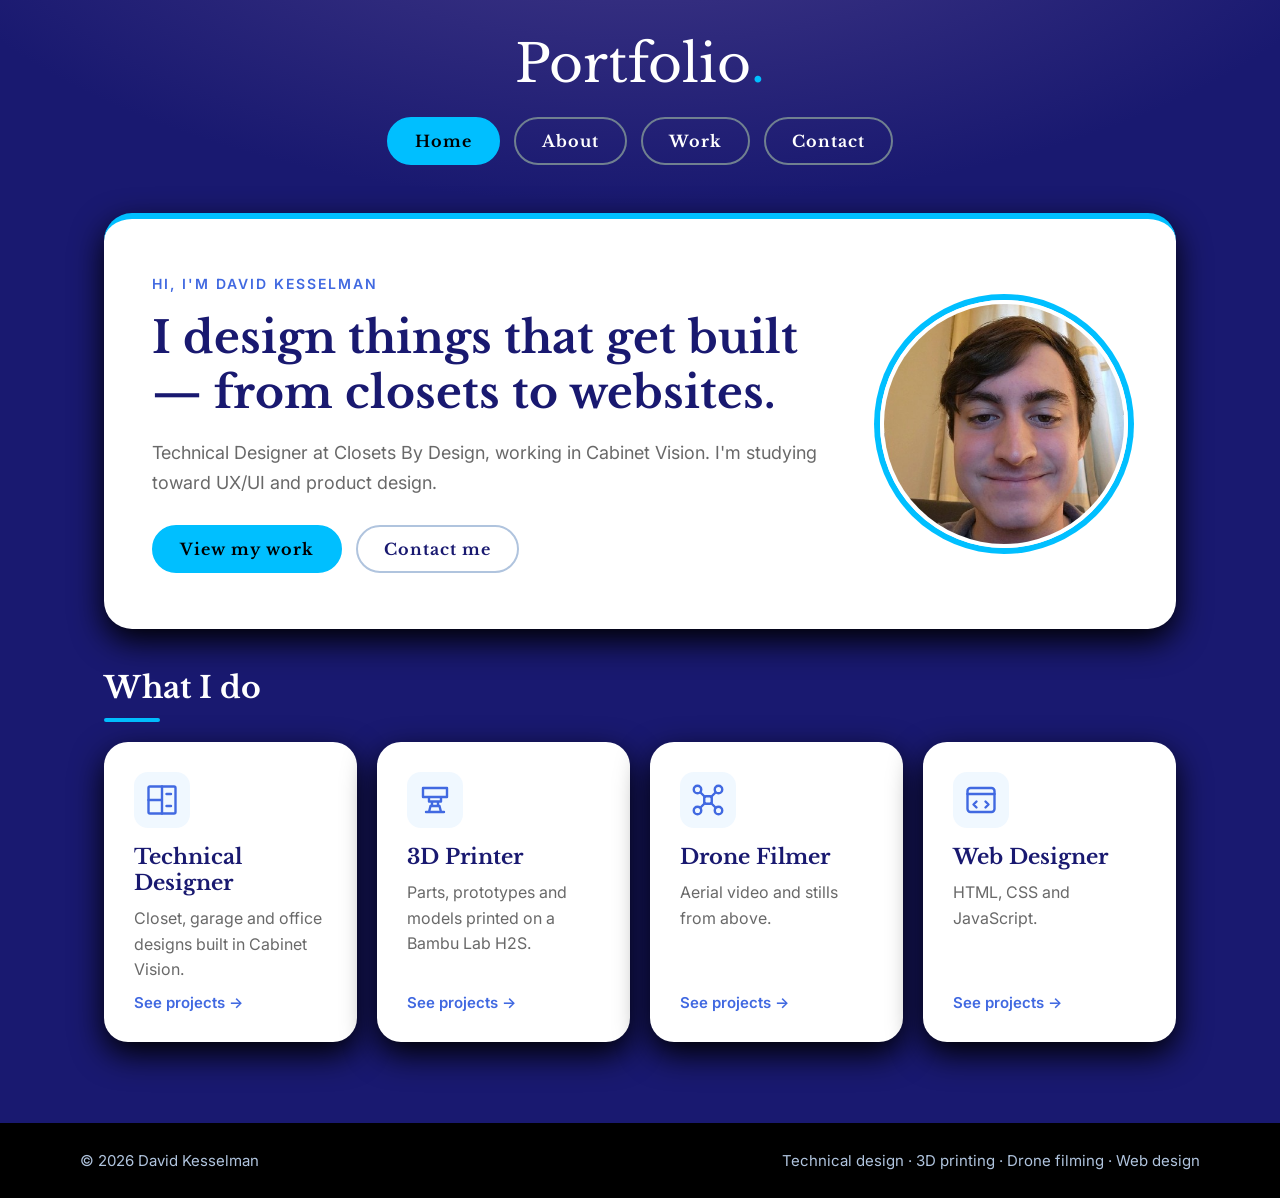
<file: Index.html>
<!doctype html>
<html lang="en">
<head>
<meta charset="utf-8">
<meta name="viewport" content="width=device-width, initial-scale=1">
<title>Home — David Kesselman Portfolio</title>
<link href="https://fonts.googleapis.com/css2?family=Libre+Baskerville:wght@400;700&family=Inter:wght@400;500;600&display=swap" rel="stylesheet">
<link href="CSS/style.css" rel="stylesheet">
</head>

<body>
<header>
	<a href="Index.html">Portfolio</a>
</header>
<nav aria-label="Main">
	<!--Home-->
	<a class="navButton active" href="Index.html" aria-current="page">Home</a>
	<!--About-->
	<a class="navButton" href="About.html">About</a>
	<!--Work-->
	<div class="btnholder">
		<a class="navButton" href="Work.html">Work</a>
		<div class="dropdown">
			<a href="Technical_Designer.html">Technical Designer</a>
			<a href="3D_Printer.html">3D Printer</a>
			<a href="Drone_Filmer.html">Drone Filmer</a>
			<a href="Web_Designer.html">Web Designer</a>
		</div>
	</div>
	<!--Contact-->
	<a class="navButton" href="Contact.html">Contact</a>
</nav>

<main>
	<!--Intro-->
	<section class="panel hero">
		<div class="hero-text">
			<p class="eyebrow">Hi, I'm David Kesselman</p>
			<h1>I design things that get built — from closets to websites.</h1>
			<p class="lead">Technical Designer at Closets By Design, working in Cabinet Vision. I'm studying toward UX/UI and product design.</p>
			<div class="btn-row">
				<a class="navButton active" href="Work.html">View my work</a>
				<a class="navButton" href="Contact.html">Contact me</a>
			</div>
		</div>
		<div class="hero-photo">
			<img class="photo-circle" src="Images/me.png" alt="David Kesselman" width="240" height="240">
		</div>
	</section>

	<!--What I do-->
	<section class="stack">
		<h2 class="section-title">What I do</h2>
		<div class="cards">
		<a class="card" href="Technical_Designer.html">
			<svg aria-hidden="true" width="36" height="36" viewBox="0 0 24 24" fill="none" stroke="currentColor" stroke-width="1.6" stroke-linecap="round" stroke-linejoin="round"><rect x="3" y="3" width="18" height="18" rx="1"></rect><path d="M12 3v18M3 12h9M15 8h3M15 16h3"></path></svg>
			<h3>Technical Designer</h3>
<p>Closet, garage and office designs built in Cabinet Vision.</p>
			<span class="more">See projects &rarr;</span>
		</a>
		<a class="card" href="3D_Printer.html">
		<svg aria-hidden="true" width="36" height="36" viewBox="0 0 24 24" fill="none" stroke="currentColor" stroke-width="1.6" stroke-linecap="round" stroke-linejoin="round"><path d="M4 4h16v6H4zM8 10v3h8v-3M10 13v3h4v-3M6 20h12M9 16l-1 4M15 16l1 4"></path></svg>
			<h3>3D Printer</h3>
			<p>Parts, prototypes and models printed on a Bambu Lab H2S.</p>
			<span class="more">See projects &rarr;</span>
		</a>
		<a class="card" href="Drone_Filmer.html">
			<svg aria-hidden="true" width="36" height="36" viewBox="0 0 24 24" fill="none" stroke="currentColor" stroke-width="1.6" stroke-linecap="round" stroke-linejoin="round"><circle cx="5" cy="5" r="2.5"></circle><circle cx="19" cy="5" r="2.5"></circle><circle cx="5" cy="19" r="2.5"></circle><circle cx="19" cy="19" r="2.5"></circle><path d="M7 7l3 3M17 7l-3 3M7 17l3-3M17 17l-3-3"></path><rect x="9.5" y="9.5" width="5" height="5" rx="1"></rect></svg>
			<h3>Drone Filmer</h3>
			<p>Aerial video and stills from above.</p>
			<span class="more">See projects &rarr;</span>
		</a>
		<a class="card" href="Web_Designer.html">
			<svg aria-hidden="true" width="36" height="36" viewBox="0 0 24 24" fill="none" stroke="currentColor" stroke-width="1.6" stroke-linecap="round" stroke-linejoin="round"><rect x="3" y="4" width="18" height="16" rx="2"></rect><path d="M3 8h18M9 13l-2 2 2 2M15 13l2 2-2 2"></path></svg>
			<h3>Web Designer</h3>
			<p>HTML, CSS and JavaScript.</p>
			<span class="more">See projects &rarr;</span>
		</a>
		</div>
	</section>
</main>

<footer>
	<div class="footer-inner">
		<span>&copy; 2026 David Kesselman</span>
		<span>Technical design · 3D printing · Drone filming · Web design</span>
	</div>
</footer>
</body>
</html>
</file>
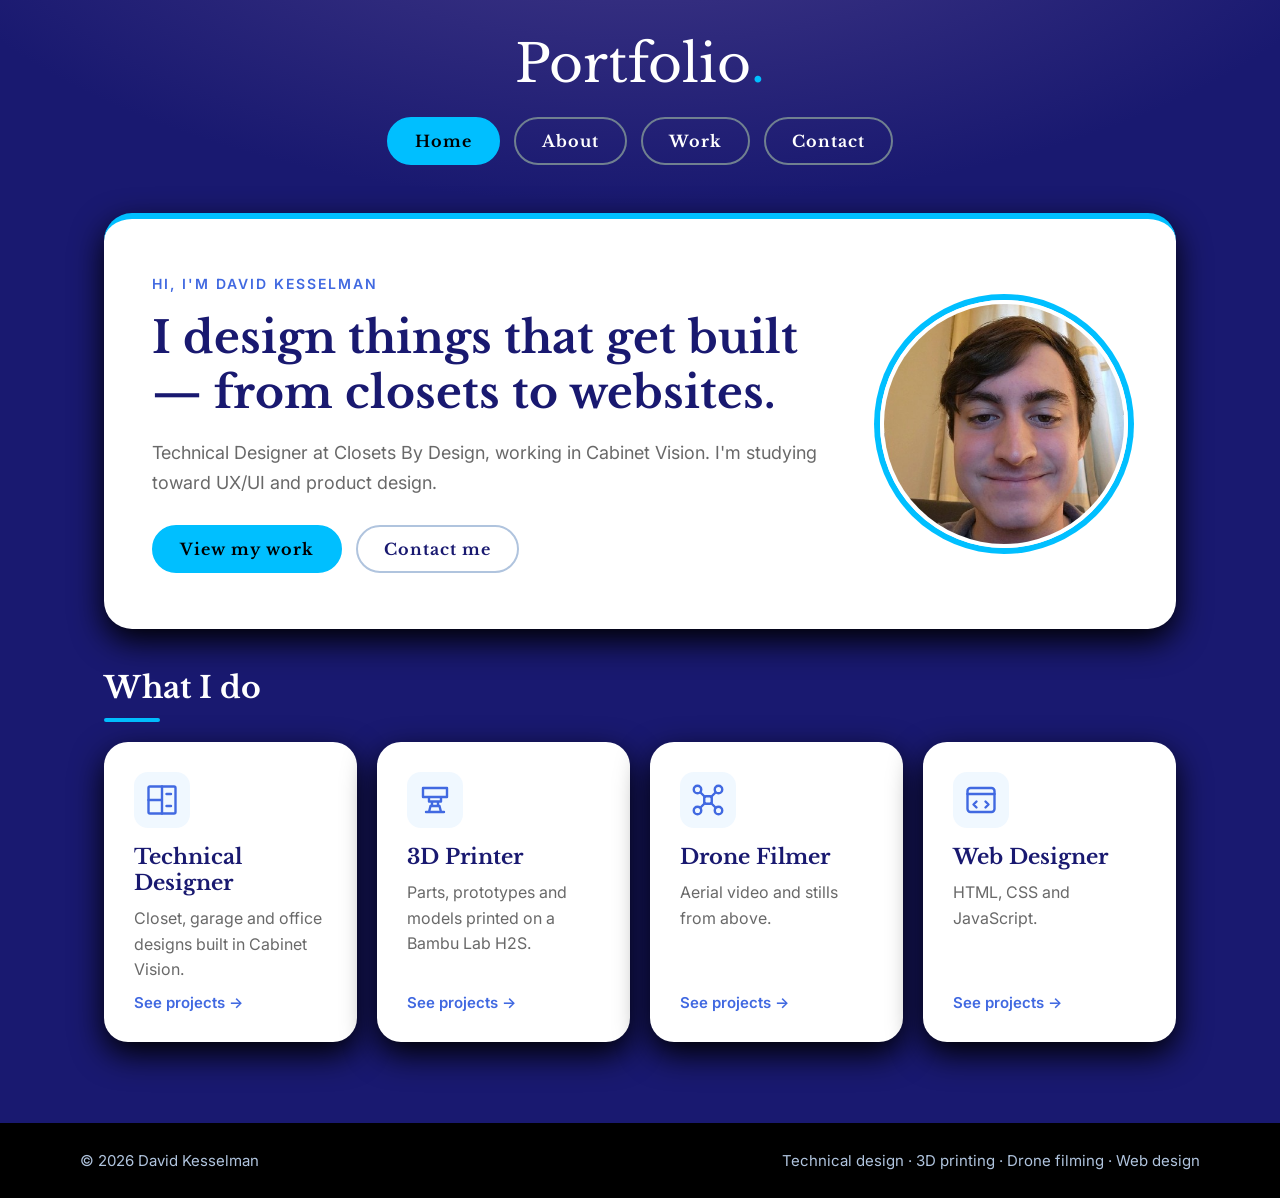
<file: index.html>
<!doctype html>
<html lang="en">
<head>
<meta charset="utf-8">
<meta name="viewport" content="width=device-width, initial-scale=1">
<title>Home — David Kesselman Portfolio</title>
<link href="https://fonts.googleapis.com/css2?family=Libre+Baskerville:wght@400;700&family=Inter:wght@400;500;600&display=swap" rel="stylesheet">
<link href="CSS/style.css" rel="stylesheet">
</head>

<body>
<header>
	<a href="index.html">Portfolio</a>
</header>
<nav aria-label="Main">
	<!--Home-->
	<a class="navButton active" href="index.html" aria-current="page">Home</a>
	<!--About-->
	<a class="navButton" href="About.html">About</a>
	<!--Work-->
	<div class="btnholder">
		<a class="navButton" href="Work.html">Work</a>
		<div class="dropdown">
			<a href="Technical_Designer.html">Technical Designer</a>
			<a href="3D_Printer.html">3D Printer</a>
			<a href="Drone_Filmer.html">Drone Filmer</a>
			<a href="Web_Designer.html">Web Designer</a>
		</div>
	</div>
	<!--Contact-->
	<a class="navButton" href="Contact.html">Contact</a>
</nav>

<main>
	<!--Intro-->
	<section class="panel hero">
		<div class="hero-text">
			<p class="eyebrow">Hi, I'm David Kesselman</p>
			<h1>I design things that get built — from closets to websites.</h1>
			<p class="lead">Technical Designer at Closets By Design, working in Cabinet Vision. I'm studying toward UX/UI and product design.</p>
			<div class="btn-row">
				<a class="navButton active" href="Work.html">View my work</a>
				<a class="navButton" href="Contact.html">Contact me</a>
			</div>
		</div>
		<div class="hero-photo">
			<img class="photo-circle" src="Images/me.png" alt="David Kesselman" width="240" height="240">
		</div>
	</section>

	<!--What I do-->
	<section class="stack">
		<h2 class="section-title">What I do</h2>
		<div class="cards">
		<a class="card" href="Technical_Designer.html">
			<svg aria-hidden="true" width="36" height="36" viewBox="0 0 24 24" fill="none" stroke="currentColor" stroke-width="1.6" stroke-linecap="round" stroke-linejoin="round"><rect x="3" y="3" width="18" height="18" rx="1"></rect><path d="M12 3v18M3 12h9M15 8h3M15 16h3"></path></svg>
			<h3>Technical Designer</h3>
<p>Closet, garage and office designs built in Cabinet Vision.</p>
			<span class="more">See projects &rarr;</span>
		</a>
		<a class="card" href="3D_Printer.html">
		<svg aria-hidden="true" width="36" height="36" viewBox="0 0 24 24" fill="none" stroke="currentColor" stroke-width="1.6" stroke-linecap="round" stroke-linejoin="round"><path d="M4 4h16v6H4zM8 10v3h8v-3M10 13v3h4v-3M6 20h12M9 16l-1 4M15 16l1 4"></path></svg>
			<h3>3D Printer</h3>
			<p>Parts, prototypes and models printed on a Bambu Lab H2S.</p>
			<span class="more">See projects &rarr;</span>
		</a>
		<a class="card" href="Drone_Filmer.html">
			<svg aria-hidden="true" width="36" height="36" viewBox="0 0 24 24" fill="none" stroke="currentColor" stroke-width="1.6" stroke-linecap="round" stroke-linejoin="round"><circle cx="5" cy="5" r="2.5"></circle><circle cx="19" cy="5" r="2.5"></circle><circle cx="5" cy="19" r="2.5"></circle><circle cx="19" cy="19" r="2.5"></circle><path d="M7 7l3 3M17 7l-3 3M7 17l3-3M17 17l-3-3"></path><rect x="9.5" y="9.5" width="5" height="5" rx="1"></rect></svg>
			<h3>Drone Filmer</h3>
			<p>Aerial video and stills from above.</p>
			<span class="more">See projects &rarr;</span>
		</a>
		<a class="card" href="Web_Designer.html">
			<svg aria-hidden="true" width="36" height="36" viewBox="0 0 24 24" fill="none" stroke="currentColor" stroke-width="1.6" stroke-linecap="round" stroke-linejoin="round"><rect x="3" y="4" width="18" height="16" rx="2"></rect><path d="M3 8h18M9 13l-2 2 2 2M15 13l2 2-2 2"></path></svg>
			<h3>Web Designer</h3>
			<p>HTML, CSS and JavaScript.</p>
			<span class="more">See projects &rarr;</span>
		</a>
		</div>
	</section>
</main>

<footer>
	<div class="footer-inner">
		<span>&copy; 2026 David Kesselman</span>
		<span>Technical design · 3D printing · Drone filming · Web design</span>
	</div>
</footer>
</body>
</html>
</file>
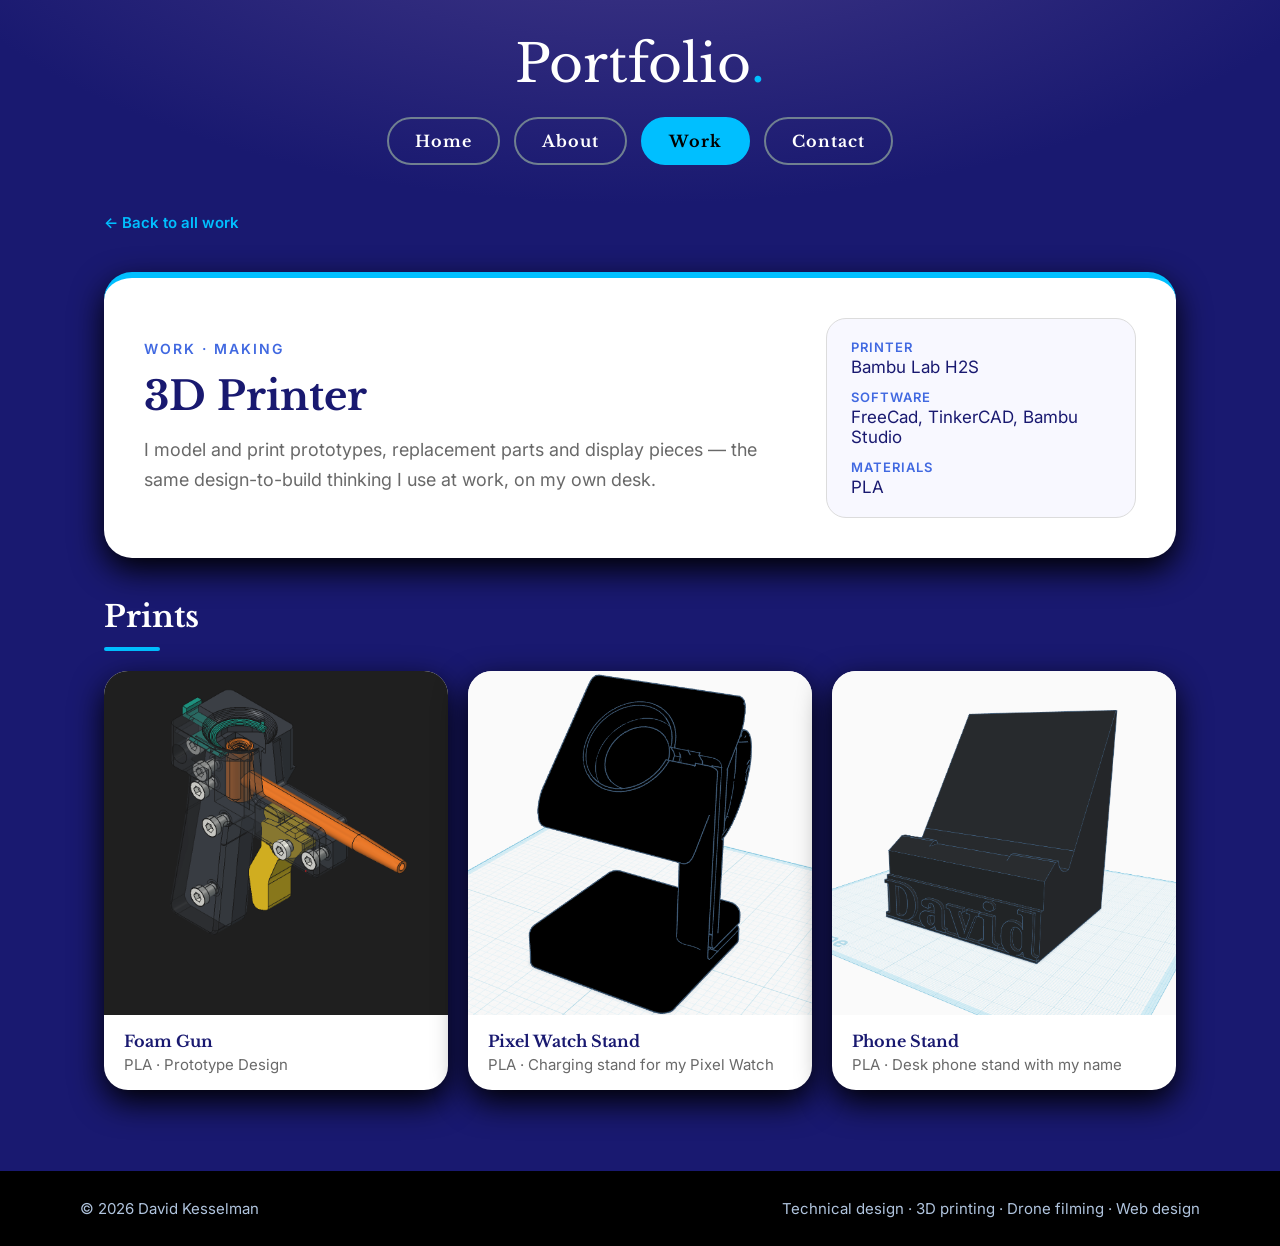
<file: 3D_Printer.html>
<!doctype html>
<html lang="en">
<head>
<meta charset="utf-8">
<meta name="viewport" content="width=device-width, initial-scale=1">
<title>3D Printer — David Kesselman Portfolio</title>
<link href="https://fonts.googleapis.com/css2?family=Libre+Baskerville:wght@400;700&family=Inter:wght@400;500;600&display=swap" rel="stylesheet">
<link href="CSS/style.css" rel="stylesheet">
<style>
	/* Print images (page-only styles) */
	.gallery .print-link {
		display: block;
	}
	.gallery .print-img {
		display: block;
		width: 100%;
		height: auto;
		aspect-ratio: 1 / 1;
		object-fit: cover;
		object-position: center;
	}
	.gallery .print-img.watch {
		object-position: center 60%;
	}
	.gallery .print-link:hover .print-img,
	.gallery .print-link:focus-visible .print-img {
		opacity: 0.85;
	}
</style>
</head>

<body>
<header>
	<a href="index.html">Portfolio</a>
</header>
<nav aria-label="Main">
	<!--Home-->
	<a class="navButton" href="index.html">Home</a>
	<!--About-->
	<a class="navButton" href="About.html">About</a>
	<!--Work-->
	<div class="btnholder">
		<a class="navButton active" href="Work.html">Work</a>
		<div class="dropdown">
			<a href="Technical_Designer.html">Technical Designer</a>
			<a class="active" href="3D_Printer.html" aria-current="page">3D Printer</a>
			<a href="Drone_Filmer.html">Drone Filmer</a>
			<a href="Web_Designer.html">Web Designer</a>
		</div>
	</div>
	<!--Contact-->
	<a class="navButton" href="Contact.html">Contact</a>
</nav>

<main>
	<a class="back-link" href="Work.html">&larr; Back to all work</a>

	<section class="panel split">
		<div class="split-text">
			<p class="eyebrow">Work · Making</p>
			<h1 class="page-title">3D Printer</h1>
			<p class="lead">I model and print prototypes, replacement parts and display pieces — the same design-to-build thinking I use at work, on my own desk.</p>
		</div>
		<dl class="facts">
			<div><dt>Printer</dt><dd>Bambu Lab H2S</dd></div>
			<div><dt>Software</dt><dd>FreeCad, TinkerCAD, Bambu Studio</dd></div>
			<div><dt>Materials</dt><dd>PLA</dd>
			</div>
		</dl>
	</section>

	<section class="stack">
		<h2 class="section-title">Prints</h2>
		<div class="gallery">
			<figure>
				<a class="print-link" href="Images/Foam-Gun.png" title="Open full-size image"><img class="print-img" src="Images/Foam-Gun.png" alt="CAD model of a 3D-printed foam gun with trigger, nozzle and screws" width="992" height="1023"></a>
				<figcaption><strong>Foam Gun</strong><span>PLA · Prototype Design</span></figcaption>
			</figure>
			<figure>
				<a class="print-link" href="Images/Pixel_Watch_Stand.png" title="Open full-size image"><img class="print-img watch" src="Images/Pixel_Watch_Stand.png" alt="3D model of a Pixel Watch charging stand" width="592" height="747"></a>
				<figcaption><strong>Pixel Watch Stand</strong><span>PLA · Charging stand for my Pixel Watch</span></figcaption>
			</figure>
			<figure>
				<a class="print-link" href="Images/Phone_Stand.png" title="Open full-size image"><img class="print-img" src="Images/Phone_Stand.png" alt="3D model of a phone stand with the name David on the front" width="1101" height="1059"></a>
				<figcaption><strong>Phone Stand</strong><span>PLA · Desk phone stand with my name</span></figcaption>
			</figure>
		</div>
	</section>
</main>

<footer>
	<div class="footer-inner">
		<span>&copy; 2026 David Kesselman</span>
		<span>Technical design · 3D printing · Drone filming · Web design</span>
	</div>
</footer>
</body>
</html>
</file>
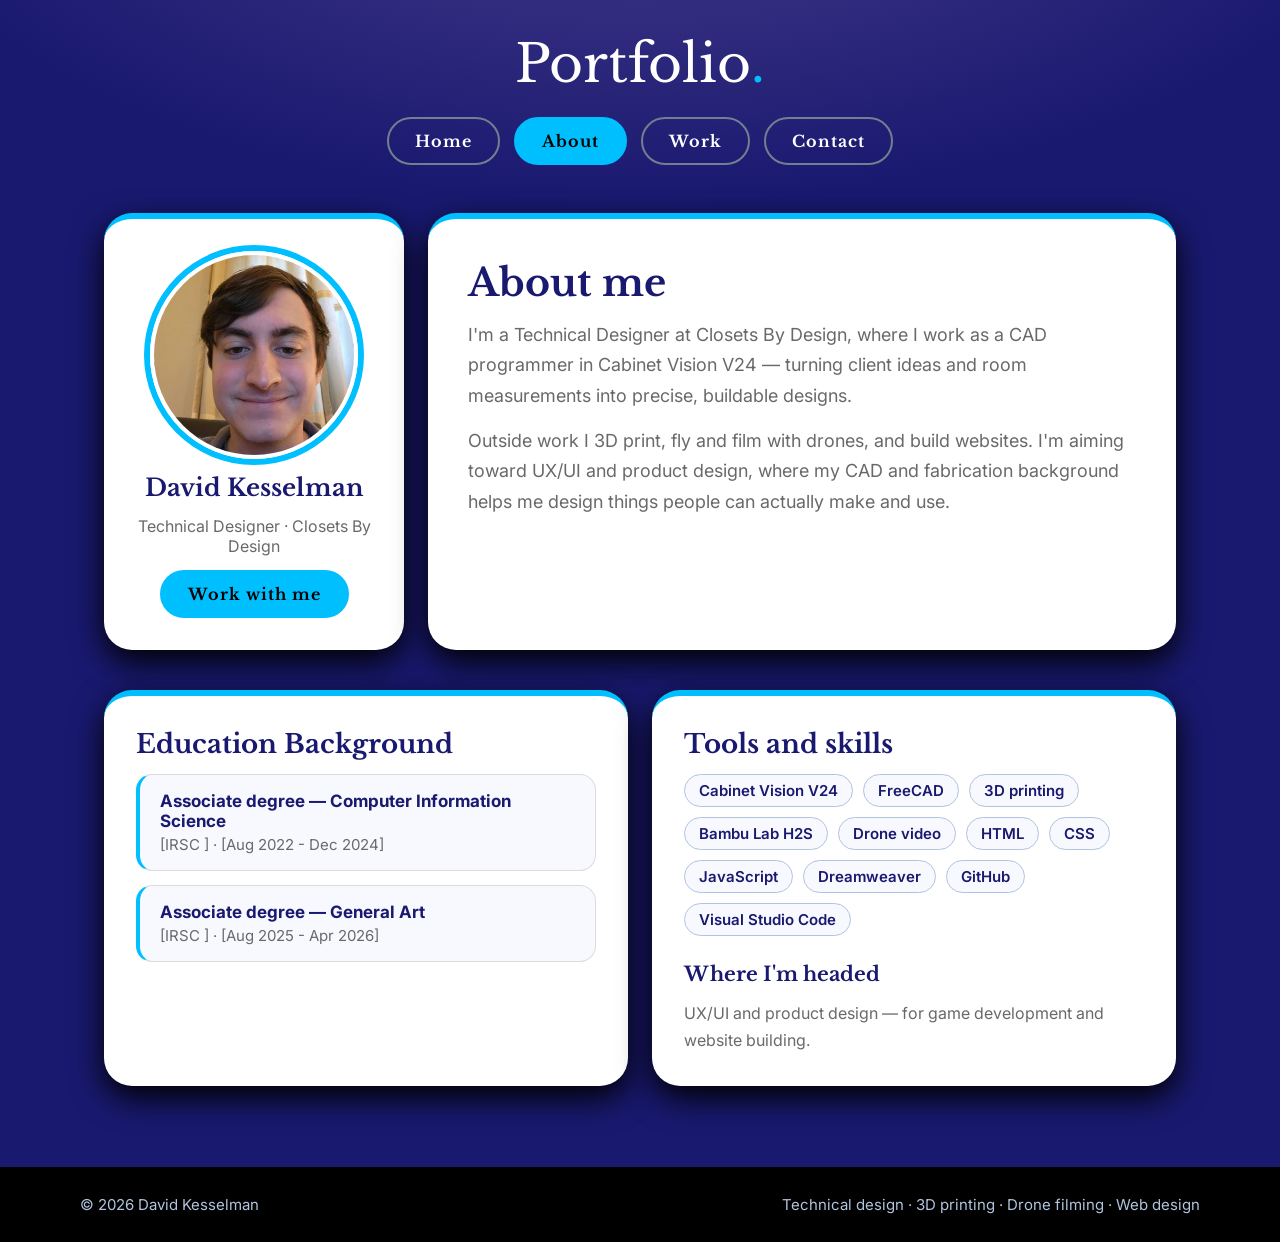
<file: About.html>
<!doctype html>
<html lang="en">
<head>
<meta charset="utf-8">
<meta name="viewport" content="width=device-width, initial-scale=1">
<title>About — David Kesselman Portfolio</title>
<link href="https://fonts.googleapis.com/css2?family=Libre+Baskerville:wght@400;700&family=Inter:wght@400;500;600&display=swap" rel="stylesheet">
<link href="CSS/style.css" rel="stylesheet">
</head>

<body>
<header>
	<a href="index.html">Portfolio</a>
</header>
<nav aria-label="Main">
	<!--Home-->
	<a class="navButton" href="index.html">Home</a>
	<!--About-->
	<a class="navButton active" href="About.html" aria-current="page">About</a>
	<!--Work-->
	<div class="btnholder">
		<a class="navButton" href="Work.html">Work</a>
		<div class="dropdown">
			<a href="Technical_Designer.html">Technical Designer</a>
			<a href="3D_Printer.html">3D Printer</a>
			<a href="Drone_Filmer.html">Drone Filmer</a>
			<a href="Web_Designer.html">Web Designer</a>
		</div>
	</div>
	<!--Contact-->
	<a class="navButton" href="Contact.html">Contact</a>
</nav>

<main>
	<section class="row">
		<div class="panel profile-card">
			<img class="photo-circle" src="Images/me.png" alt="David Kesselman" width="200" height="200">
			<h2>David Kesselman</h2>
			<p>Technical Designer · Closets By Design</p>
			<a class="navButton active" href="Contact.html">Work with me</a>
		</div>
		<div class="panel bio">
			<h1>About me</h1>
			<p class="lead">I'm a Technical Designer at Closets By Design, where I work as a CAD programmer in Cabinet Vision V24 — turning client ideas and room measurements into precise, buildable designs.</p>
			<p class="lead">Outside work I 3D print, fly and film with drones, and build websites. I'm aiming toward UX/UI and product design, where my CAD and fabrication background helps me design things people can actually make and use.</p>
		</div>
	</section>

	<section class="row">
		<div class="panel half">
			<h2>Education Background</h2>
			<div class="edu"><strong>Associate degree — Computer Information Science</strong><span>[IRSC ] · [Aug 2022 - Dec 2024]</span></div>
			<div class="edu"><strong>Associate degree — General Art</strong><span>[IRSC ] · [Aug 2025 - Apr 2026]</span></div>
		</div>
		<div class="panel half">
			<h2>Tools and skills</h2>
			<div class="chips">
				<span class="chip">Cabinet Vision V24</span>
				<span class="chip">FreeCAD</span>
				<span class="chip">3D printing</span>
				<span class="chip">Bambu Lab H2S</span>
				<span class="chip">Drone video</span>
				<span class="chip">HTML</span>
				<span class="chip">CSS</span>
				<span class="chip">JavaScript</span>
				<span class="chip">Dreamweaver</span>
				<span class="chip">GitHub</span>
				<span class="chip">Visual Studio Code</span>
			</div>
			<h3>Where I'm headed</h3>
			<p>UX/UI and product design — for game development and website building.</p>
		</div>
	</section>
</main>

<footer>
	<div class="footer-inner">
		<span>&copy; 2026 David Kesselman</span>
		<span>Technical design · 3D printing · Drone filming · Web design</span>
	</div>
</footer>
</body>
</html>
</file>
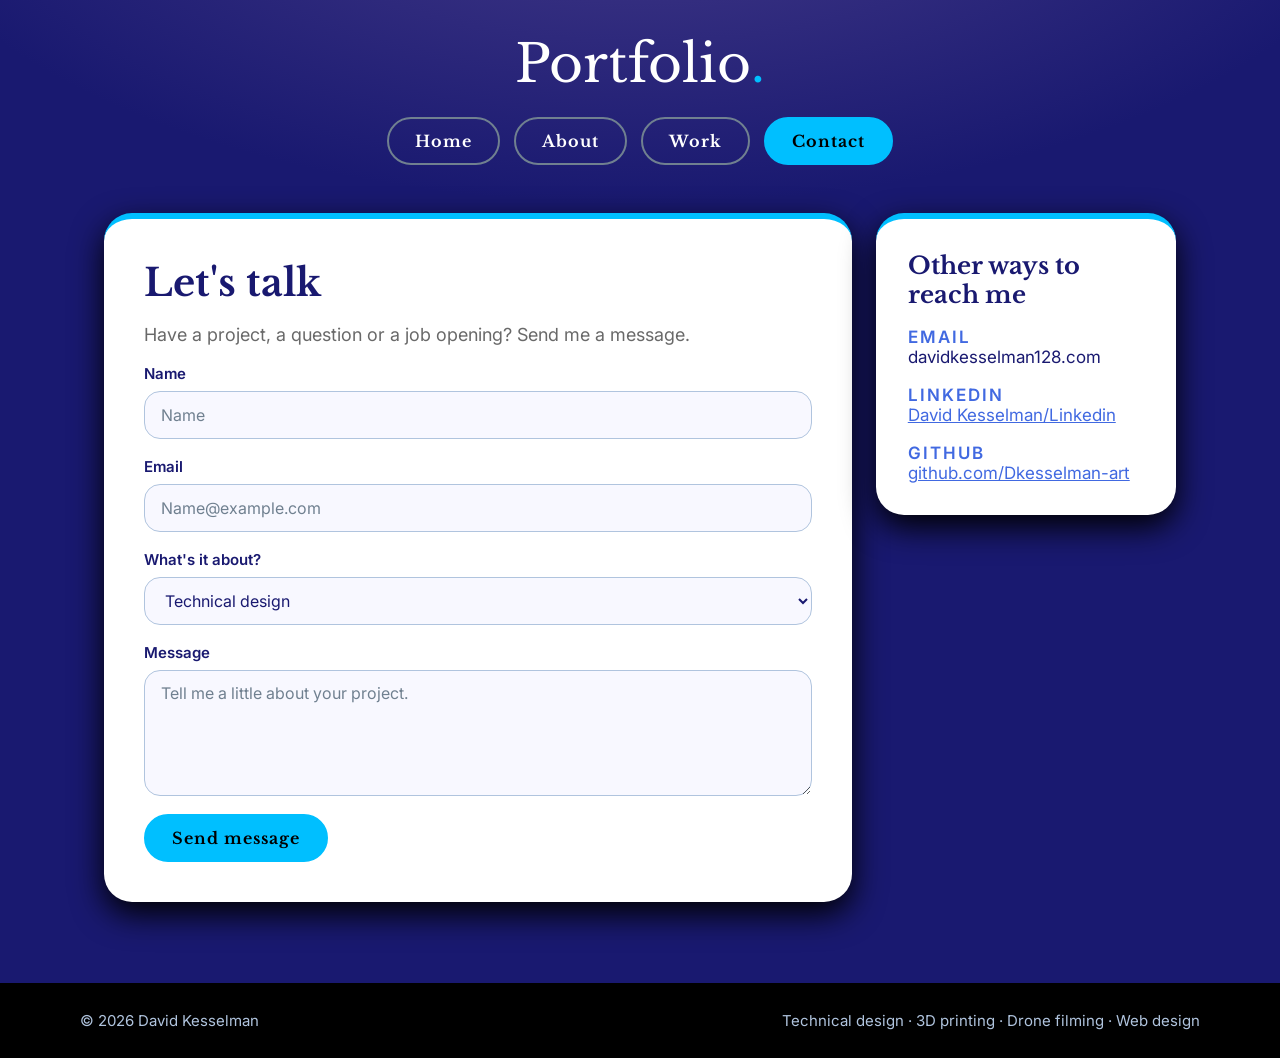
<file: Contact.html>
<!doctype html>
<html lang="en">
<head>
<meta charset="utf-8">
<meta name="viewport" content="width=device-width, initial-scale=1">
<title>Contact — David Kesselman Portfolio</title>
<link href="https://fonts.googleapis.com/css2?family=Libre+Baskerville:wght@400;700&family=Inter:wght@400;500;600&display=swap" rel="stylesheet">
<link href="CSS/style.css" rel="stylesheet">
</head>

<body>
<header>
	<a href="index.html">Portfolio</a>
</header>
<nav aria-label="Main">
	<!--Home-->
	<a class="navButton" href="index.html">Home</a>
	<!--About-->
	<a class="navButton" href="About.html">About</a>
	<!--Work-->
	<div class="btnholder">
		<a class="navButton" href="Work.html">Work</a>
		<div class="dropdown">
			<a href="Technical_Designer.html">Technical Designer</a>
			<a href="3D_Printer.html">3D Printer</a>
			<a href="Drone_Filmer.html">Drone Filmer</a>
			<a href="Web_Designer.html">Web Designer</a>
		</div>
	</div>
	<!--Contact-->
	<a class="navButton active" href="Contact.html" aria-current="page">Contact</a>
</nav>

<main>
	<section class="row" style="align-items: flex-start;">
		<div class="panel contact-form">
			<h1>Let's talk</h1>
			<p class="lead">Have a project, a question or a job opening? Send me a message.</p>

			<form id="contactForm" action="Thank_You.html" method="get" novalidate>
				<div class="form-group">
					<label for="name">Name</label>
					<input class="field" type="text" id="name" name="name" autocomplete="name" placeholder="Name">
					<p class="error" id="nameError">Enter your name.</p>
				</div>
				<div class="form-group">
					<label for="email">Email</label>
					<input class="field" type="email" id="email" name="email" autocomplete="email" placeholder="Name@example.com">
					<p class="error" id="emailError">Enter a valid email address.</p>
				</div>
				<div class="form-group">
					<label for="topic">What's it about?</label>
					<select class="field" id="topic" name="topic">
						<option>Technical design</option>
						<option>3D printing</option>
						<option>Drone filming</option>
						<option>Web design</option>
						<option>Something else</option>
					</select>
				</div>
				<div class="form-group">
					<label for="message">Message</label>
					<textarea class="field" id="message" name="message" rows="5" placeholder="Tell me a little about your project."></textarea>
					<p class="error" id="messageError">Write a short message first.</p>
				</div>
				<button class="navButton active" type="submit" style="align-self: flex-start;">Send message</button>
			</form>
		</div>

		<aside class="panel contact-side">
			<h2>Other ways to reach me</h2>
			<div><p class="eyebrow">Email</p><p>davidkesselman128.com</p></div>
			<div><p class="eyebrow">LinkedIn</p><p><a href="https://www.linkedin.com/in/david-k-a72575307/" target="_blank">David Kesselman/Linkedin</a></p>
			</div>
			<div><p class="eyebrow">GitHub</p><a href="https://github.com/Dkesselman-art" target="_blank">github.com/Dkesselman-art</a></div>
		</aside>
	</section>
</main>

<footer>
	<div class="footer-inner">
		<span>&copy; 2026 David Kesselman</span>
		<span>Technical design · 3D printing · Drone filming · Web design</span>
	</div>
</footer>
<script>
	// Check the form, then go to the thank-you page (Thank_You.html)
	var form = document.getElementById("contactForm");

	function showError(fieldId, errorId, isBad) {
		var field = document.getElementById(fieldId);
		var error = document.getElementById(errorId);
		error.style.display = isBad ? "block" : "none";
		field.setAttribute("aria-invalid", isBad ? "true" : "false");
		field.style.borderColor = isBad ? "#e5484d" : "";
	}

	form.addEventListener("submit", function (event) {
		event.preventDefault();

		var name = document.getElementById("name").value.trim();
		var email = document.getElementById("email").value.trim();
		var topic = document.getElementById("topic").value;
		var message = document.getElementById("message").value.trim();

		var nameBad = name === "";

		var emailBad = !/^[^\s@]+@[^\s@]+\.[^\s@]+$/.test(email);
		var messageBad = message === "";

		showError("name", "nameError", nameBad);
		showError("email", "emailError", emailBad);
		showError("message", "messageError", messageBad);

		if (nameBad) { document.getElementById("name").focus(); return; }
		if (emailBad) { document.getElementById("email").focus(); return; }
		if (messageBad) { document.getElementById("message").focus(); return; }

		window.location.href = "Thank_You.html?name=" + encodeURIComponent(name) +
			"&topic=" + encodeURIComponent(topic);
	});

	// Hide the error messages until the visitor tries to send
	["nameError", "emailError", "messageError"].forEach(function (id) {
		document.getElementById(id).style.display = "none";
	});
</script>
</body>
</html>
</file>
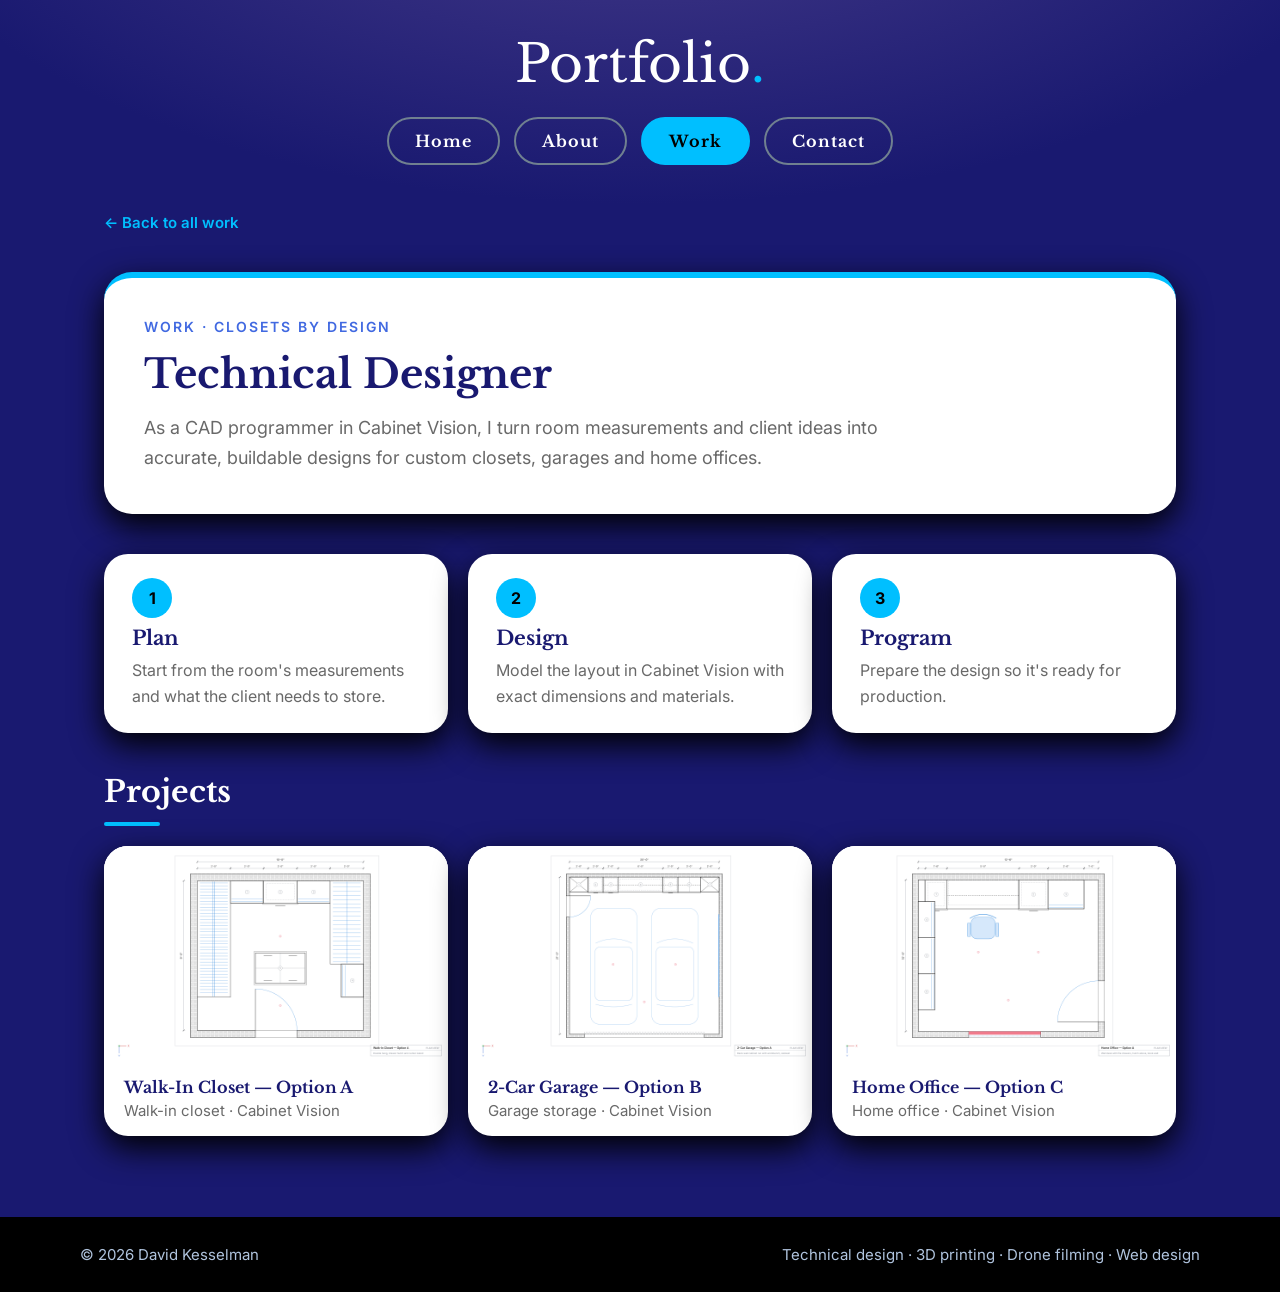
<file: Technical_Designer.html>
<!doctype html>
<html lang="en">
<head>
<meta charset="utf-8">
<meta name="viewport" content="width=device-width, initial-scale=1">
<title>Technical Designer — David Kesselman Portfolio</title>
<link href="https://fonts.googleapis.com/css2?family=Libre+Baskerville:wght@400;700&family=Inter:wght@400;500;600&display=swap" rel="stylesheet">
<link href="CSS/style.css" rel="stylesheet">
<style>
	/* Project plan images (page-only styles) */
	.gallery .plan-link {
		display: block;
		background: white;
	}
	.gallery .plan-img {
		display: block;
		width: 100%;
		height: auto;
		aspect-ratio: 16 / 10;
		object-fit: contain;
		background: white;
	}
	.gallery .plan-link:hover .plan-img,
	.gallery .plan-link:focus-visible .plan-img {
		opacity: 0.85;
	}
</style>
</head>

<body>
<header>
	<a href="index.html">Portfolio</a>
</header>
<nav aria-label="Main">
	<!--Home-->
	<a class="navButton" href="index.html">Home</a>
	<!--About-->
	<a class="navButton" href="About.html">About</a>
	<!--Work-->
	<div class="btnholder">
		<a class="navButton active" href="Work.html">Work</a>
		<div class="dropdown">
			<a class="active" href="Technical_Designer.html" aria-current="page">Technical Designer</a>
			<a href="3D_Printer.html">3D Printer</a>
			<a href="Drone_Filmer.html">Drone Filmer</a>
			<a href="Web_Designer.html">Web Designer</a>
		</div>
	</div>
	<!--Contact-->
	<a class="navButton" href="Contact.html">Contact</a>
</nav>

<main>
	<a class="back-link" href="Work.html">&larr; Back to all work</a>

	<section class="panel">
		<p class="eyebrow">Work · Closets By Design</p>
		<h1 class="page-title">Technical Designer</h1>
		<p class="lead">As a CAD programmer in Cabinet Vision, I turn room measurements and client ideas into accurate, buildable designs for custom closets, garages and home offices.</p>
	</section>

	<section class="steps">
		<div class="step"><span class="num">1</span><h2>Plan</h2><p>Start from the room's measurements and what the client needs to store.</p></div>
		<div class="step"><span class="num">2</span><h2>Design</h2><p>Model the layout in Cabinet Vision with exact dimensions and materials.</p></div>
		<div class="step"><span class="num">3</span><h2>Program</h2><p>Prepare the design so it's ready for production.</p></div>
	</section>

	<section class="stack">
		<h2 class="section-title">Projects</h2>
		<div class="gallery">
			<figure>
				<a class="plan-link" href="Images/Cabinet_Vision_Closet.png" title="Open full-size plan"><img class="plan-img" src="Images/Cabinet_Vision_Closet.png" alt="Plan view of a walk-in closet with double hang, drawer hutch and center island" width="1600" height="1000"></a>
				<figcaption><strong>Walk-In Closet — Option A</strong><span>Walk-in closet · Cabinet Vision</span></figcaption>
			</figure>
			<figure>
				<a class="plan-link" href="Images/Cabinet_Vision_Garage.png" title="Open full-size plan"><img class="plan-img" src="Images/Cabinet_Vision_Garage.png" alt="Plan view of a 2-car garage with a back-wall cabinet run, workbench and slatwall" width="1600" height="1000"></a>
				<figcaption><strong>2-Car Garage — Option B</strong><span>Garage storage · Cabinet Vision</span></figcaption>
			</figure>
			<figure>
				<a class="plan-link" href="Images/Cabinet_Vision_Office.png" title="Open full-size plan"><img class="plan-img" src="Images/Cabinet_Vision_Office.png" alt="Plan view of a home office with a wall desk, file drawers and book wall" width="1600" height="1000"></a>
				<figcaption><strong>Home Office — Option C</strong><span>Home office · Cabinet Vision</span></figcaption>
			</figure>
		</div>
	</section>
</main>

<footer>
	<div class="footer-inner">
		<span>&copy; 2026 David Kesselman</span>
		<span>Technical design · 3D printing · Drone filming · Web design</span>
	</div>
</footer>
</body>
</html>
</file>
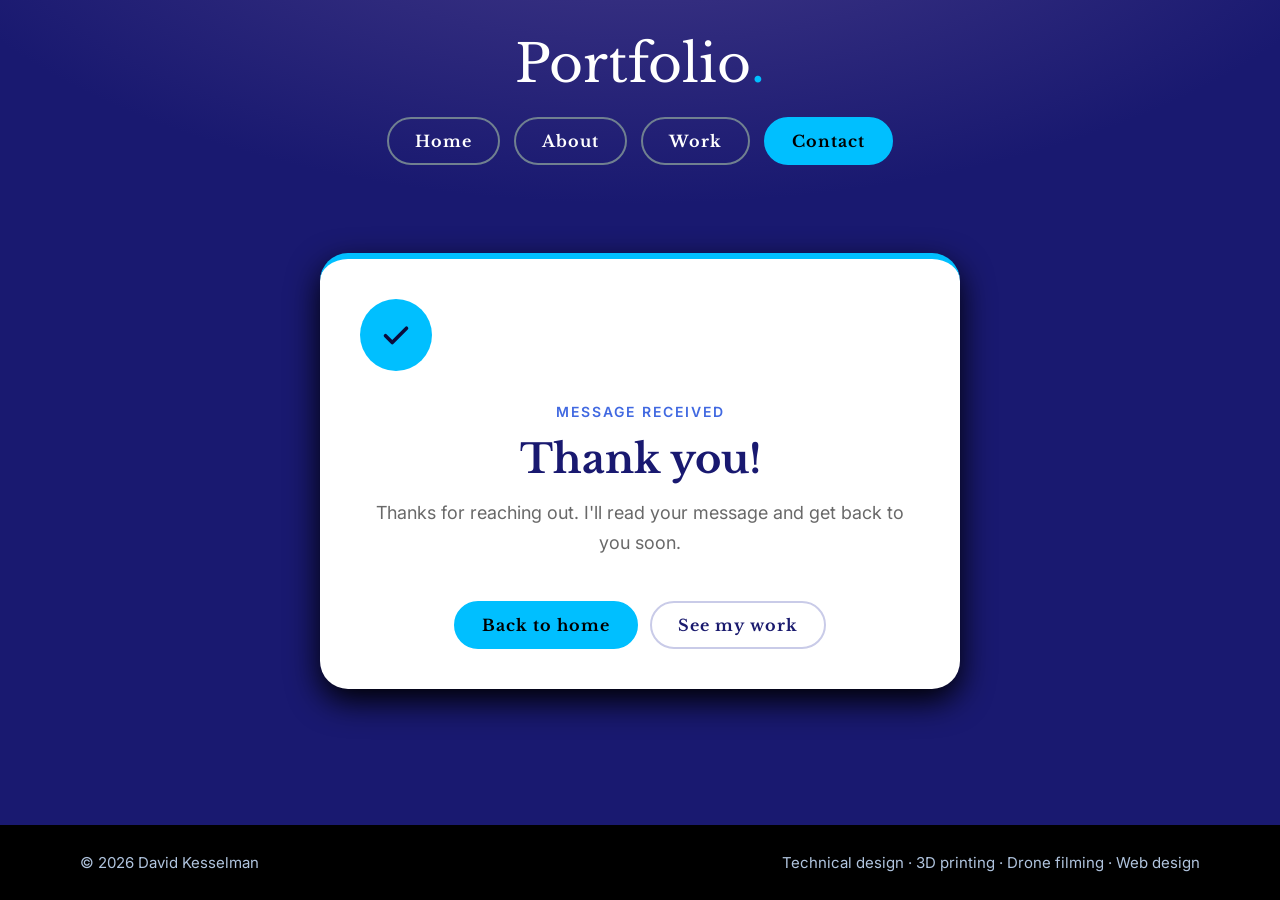
<file: Thank_You.html>
<!doctype html>
<html lang="en">
<head>
<meta charset="utf-8">
<meta name="viewport" content="width=device-width, initial-scale=1">
<title>Thank You — David Kesselman Portfolio</title>
<link href="https://fonts.googleapis.com/css2?family=Libre+Baskerville:wght@400;700&family=Inter:wght@400;500;600&display=swap" rel="stylesheet">
<link href="CSS/style.css" rel="stylesheet">
<style>
	/* Thank-you page (page-only styles) */
	.thanks {
		max-width: 640px;
		margin: 40px auto 0;
		text-align: center;
	}
	.thanks .check {
		display: inline-flex;
		align-items: center;
		justify-content: center;
		width: 72px;
		height: 72px;
		margin-bottom: 18px;
		border-radius: 50%;
		background: #00bfff;
		color: #0b0b3b;
	}
	.thanks .lead {
		margin-left: auto;
		margin-right: auto;
	}
	.thanks .btn-row {
		display: flex;
		flex-wrap: wrap;
		justify-content: center;
		gap: 12px;
		margin-top: 28px;
	}
	.thanks .btn-row .navButton:not(.active) {
		color: #1a1a6e;
		border-color: #c9cbe8;
	}
</style>
</head>

<body>
<header>
	<a href="index.html">Portfolio</a>
</header>
<nav aria-label="Main">
	<!--Home-->
	<a class="navButton" href="index.html">Home</a>
	<!--About-->
	<a class="navButton" href="About.html">About</a>
	<!--Work-->
	<div class="btnholder">
		<a class="navButton" href="Work.html">Work</a>
		<div class="dropdown">
			<a href="Technical_Designer.html">Technical Designer</a>
			<a href="3D_Printer.html">3D Printer</a>
			<a href="Drone_Filmer.html">Drone Filmer</a>
			<a href="Web_Designer.html">Web Designer</a>
		</div>
	</div>
	<!--Contact-->
	<a class="navButton active" href="Contact.html">Contact</a>
</nav>

<main>
	<section class="panel thanks" role="status">
		<span class="check" aria-hidden="true">
			<svg width="36" height="36" viewBox="0 0 24 24" fill="none" stroke="currentColor" stroke-width="2.4" stroke-linecap="round" stroke-linejoin="round"><path d="M5 12.5l4.5 4.5L19 7.5"></path></svg>
		</span>
		<p class="eyebrow">Message received</p>
		<h1 class="page-title">Thank you<span id="thanksName"></span>!</h1>
		<p class="lead">Thanks for reaching out<span id="thanksTopic"></span>. I'll read your message and get back to you soon.</p>
		<div class="btn-row">
			<a class="navButton active" href="index.html">Back to home</a>
			<a class="navButton" href="Work.html">See my work</a>
		</div>
	</section>
</main>

<footer>
	<div class="footer-inner">
		<span>&copy; 2026 David Kesselman</span>
		<span>Technical design · 3D printing · Drone filming · Web design</span>
	</div>
</footer>

<script>
	// Show the visitor's name and topic passed from the contact form (Contact.html)
	var params = new URLSearchParams(window.location.search);
	var name = (params.get("name") || "").trim();
	var topic = (params.get("topic") || "").trim();
	if (name) {
		document.getElementById("thanksName").textContent = ", " + name;
	}
	if (topic && topic !== "Something else") {
		document.getElementById("thanksTopic").textContent = " about " + topic.charAt(0).toLowerCase() + topic.slice(1);
	}
</script>
</body>
</html>
</file>
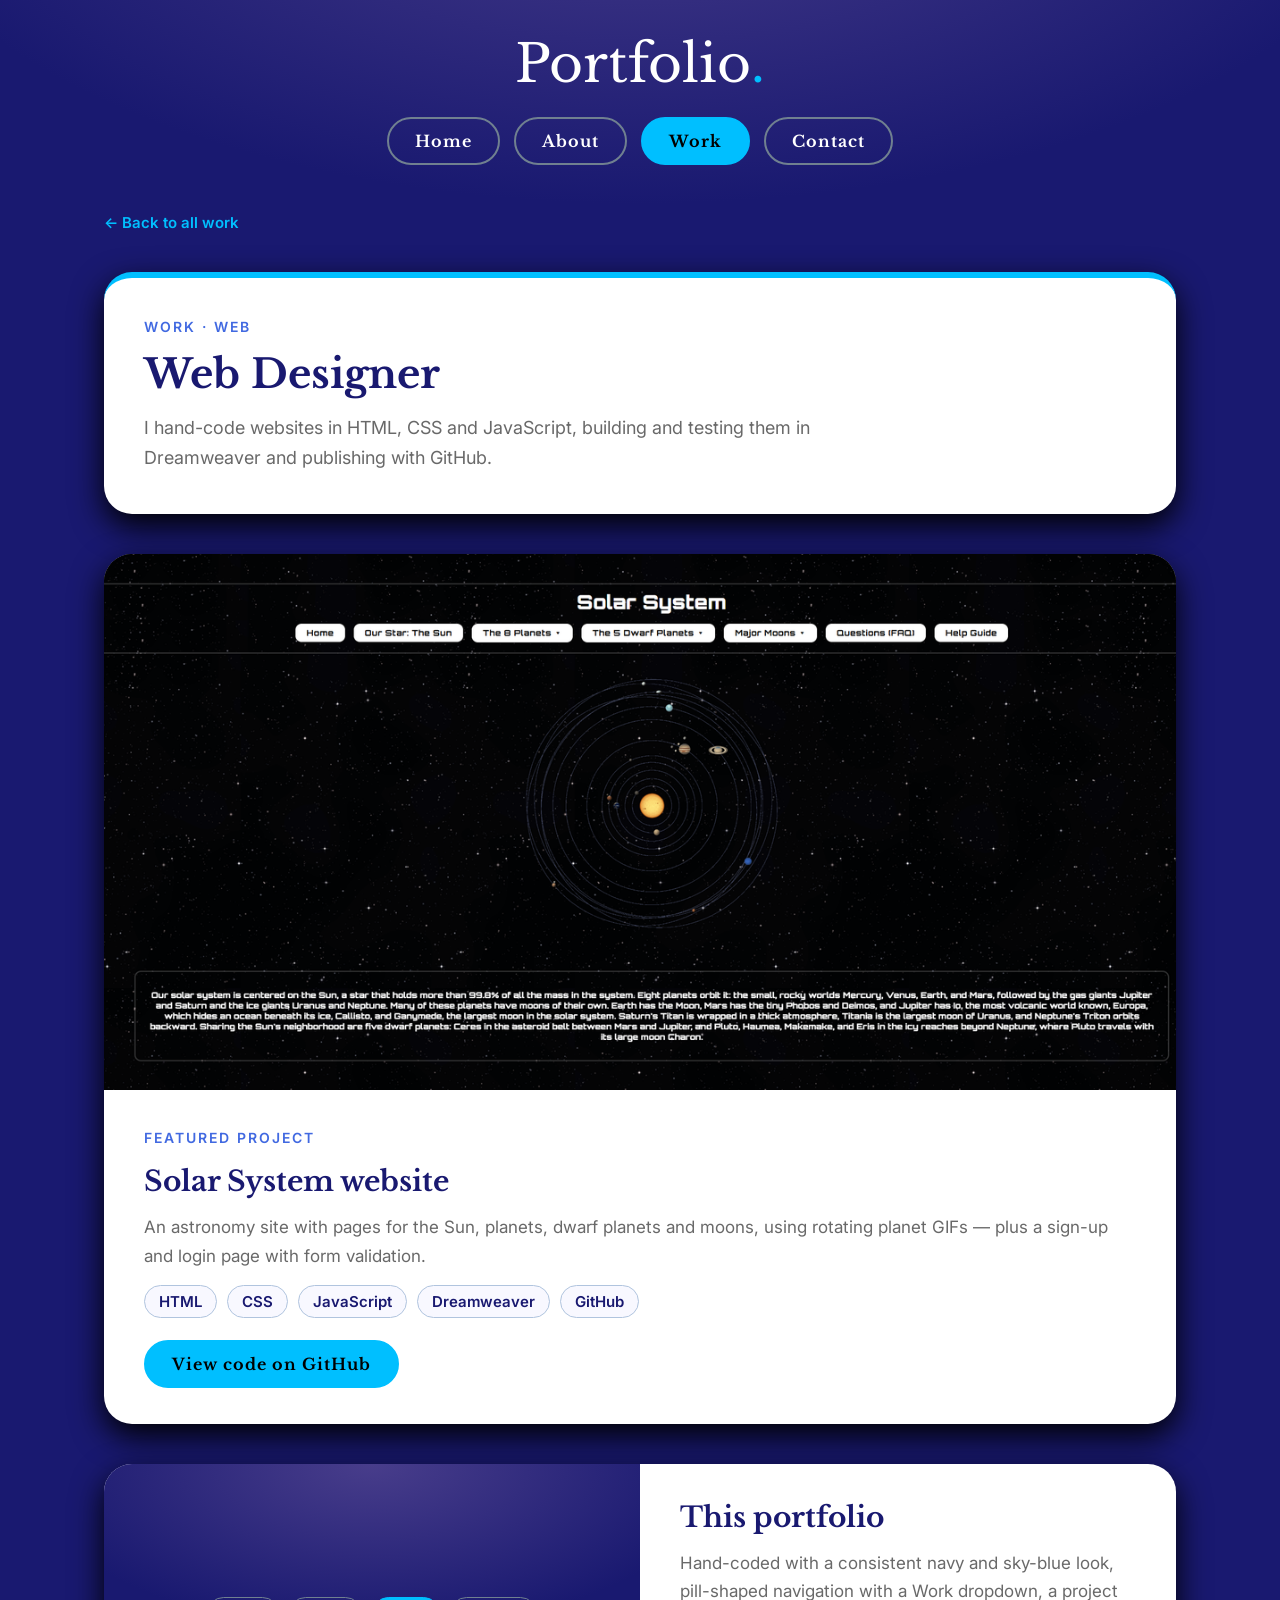
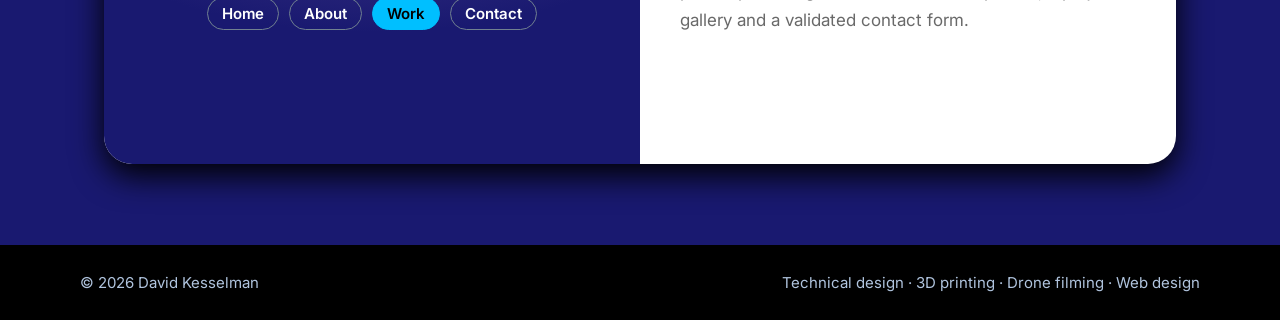
<file: Web_Designer.html>
<!doctype html>
<html lang="en">
<head>
<meta charset="utf-8">
<meta name="viewport" content="width=device-width, initial-scale=1">
<title>Web Designer — David Kesselman Portfolio</title>
<link href="https://fonts.googleapis.com/css2?family=Libre+Baskerville:wght@400;700&family=Inter:wght@400;500;600&display=swap" rel="stylesheet">
<link href="CSS/style.css" rel="stylesheet">
<style>
	/* Featured project screenshot (page-only styles) */
	.feature .shot-link {
		display: block;
		height: 100%;
		min-height: 280px;
		background: black;
	}
	.feature .shot-img {
		display: block;
		width: 100%;
		height: 100%;
		min-height: 280px;
		object-fit: contain;
		background: black;
	}
	.feature .shot-link:hover .shot-img,
	.feature .shot-link:focus-visible .shot-img {
		opacity: 0.85;
	}
</style>
</head>

<body>
<header>
	<a href="index.html">Portfolio</a>
</header>
<nav aria-label="Main">
	<!--Home-->
	<a class="navButton" href="index.html">Home</a>
	<!--About-->
	<a class="navButton" href="About.html">About</a>
	<!--Work-->
	<div class="btnholder">
		<a class="navButton active" href="Work.html">Work</a>
		<div class="dropdown">
			<a href="Technical_Designer.html">Technical Designer</a>
			<a href="3D_Printer.html">3D Printer</a>
			<a href="Drone_Filmer.html">Drone Filmer</a>
			<a class="active" href="Web_Designer.html" aria-current="page">Web Designer</a>
		</div>
	</div>
	<!--Contact-->
	<a class="navButton" href="Contact.html">Contact</a>
</nav>

<main>
	<a class="back-link" href="Work.html">&larr; Back to all work</a>

	<section class="panel">
		<p class="eyebrow">Work · Web</p>
		<h1 class="page-title">Web Designer</h1>
		<p class="lead">I hand-code websites in HTML, CSS and JavaScript, building and testing them in Dreamweaver and publishing with GitHub.</p>
	</section>

	<article class="feature">
		<a class="shot-link" href="Images/Solar_System_Website.png" title="Open full-size screenshot"><img class="shot-img" src="Images/Solar_System_Website.png" alt="Home page of my Solar System website showing the planets orbiting the Sun" width="1200" height="600"></a>
		<div class="text">
			<p class="eyebrow">Featured project</p>
			<h2>Solar System website</h2>
			<p>An astronomy site with pages for the Sun, planets, dwarf planets and moons, using rotating planet GIFs — plus a sign-up and login page with form validation.</p>
			<div class="chips">
				<span class="chip">HTML</span>
				<span class="chip">CSS</span>
				<span class="chip">JavaScript</span>
				<span class="chip">Dreamweaver</span>
				<span class="chip">GitHub</span>
			</div>
			<div class="btn-row">
				<a class="navButton active" href="https://github.com/Dkesselman-art/Solar-System" target="_blank">View code on GitHub</a>
			</div>
		</div>
	</article>

	<article class="feature">
		<div class="placeholder shot mini-nav">
			<div class="chips">
				<span class="chip">Home</span>
				<span class="chip">About</span>
				<span class="chip on">Work</span>
				<span class="chip">Contact</span>
			</div>
		</div>
		<div class="text">
			<h2>This portfolio</h2>
			<p>Hand-coded with a consistent navy and sky-blue look, pill-shaped navigation with a Work dropdown, a project gallery and a validated contact form.</p>
		</div>
	</article>
</main>

<footer>
	<div class="footer-inner">
		<span>&copy; 2026 David Kesselman</span>
		<span>Technical design · 3D printing · Drone filming · Web design</span>
	</div>
</footer>
</body>
</html>
</file>
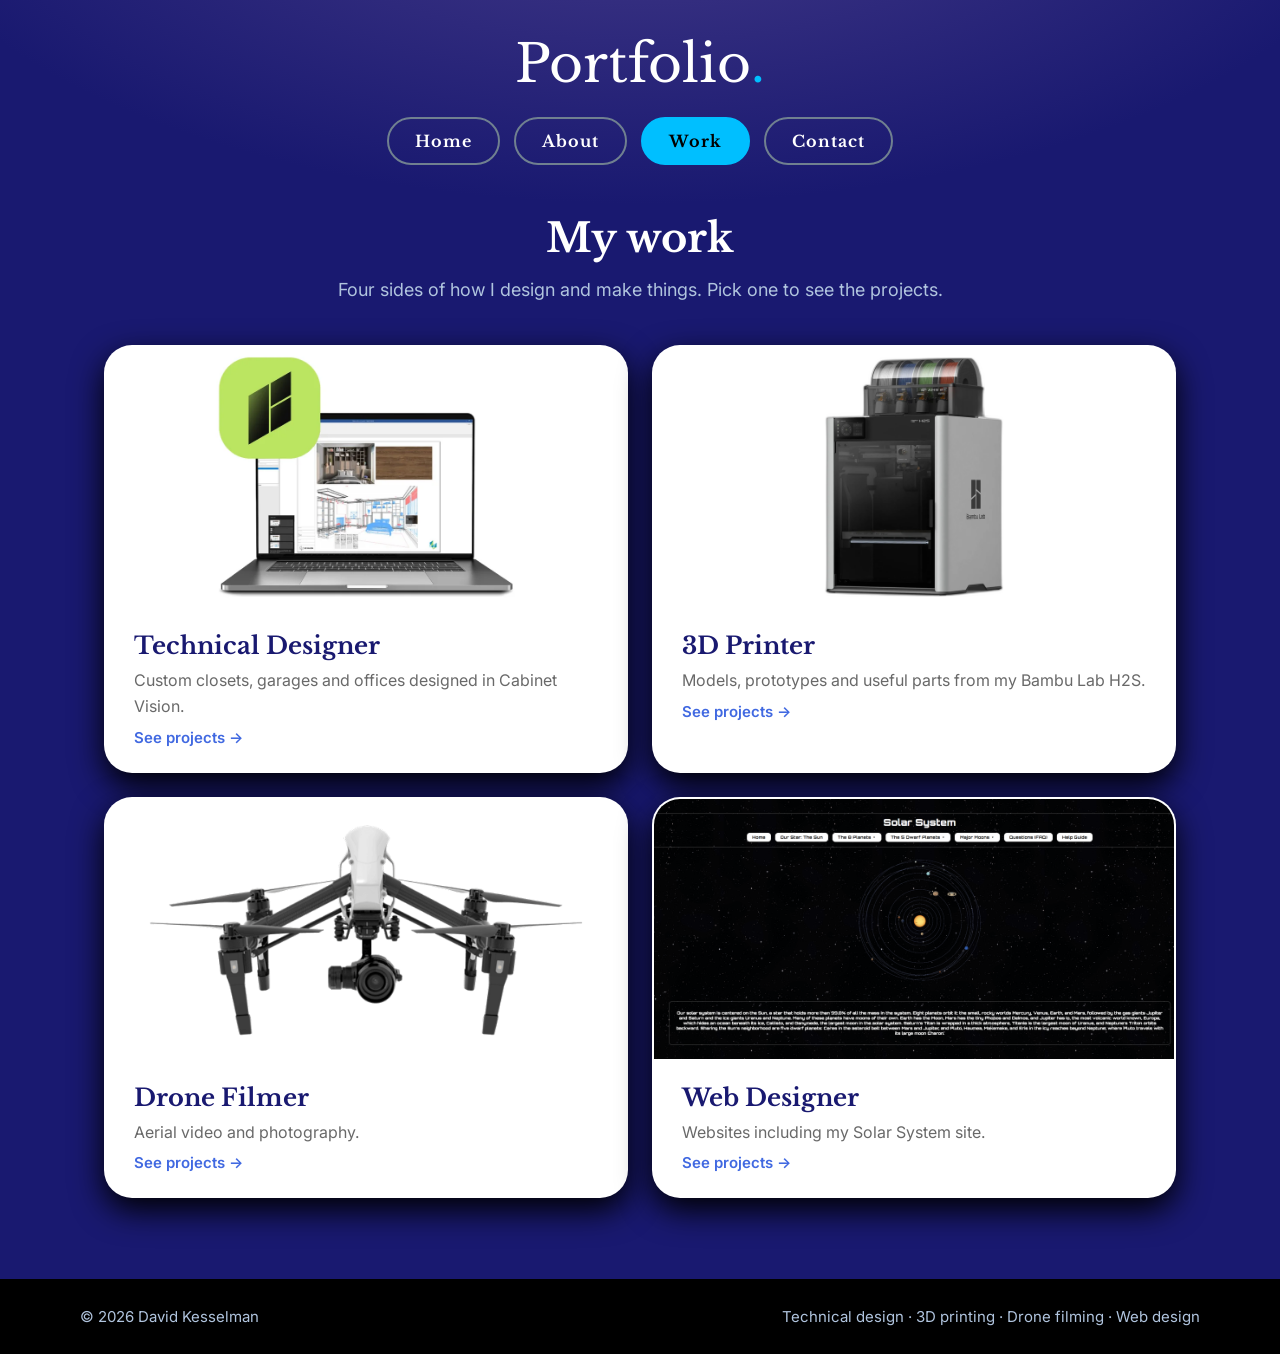
<file: Work.html>
<!doctype html>
<html lang="en">
<head>
<meta charset="utf-8">
<meta name="viewport" content="width=device-width, initial-scale=1">
<title>Work — David Kesselman Portfolio</title>
<link href="https://fonts.googleapis.com/css2?family=Libre+Baskerville:wght@400;700&family=Inter:wght@400;500;600&display=swap" rel="stylesheet">
<link href="CSS/style.css" rel="stylesheet">
<style>
	/* Work page card photos */
	.work-card .card-img {
		display: block;
		width: 100%;
		height: auto;
		aspect-ratio: 2 / 1;
		object-fit: cover;
	}
</style>
</head>

<body>
<header>
	<a href="index.html">Portfolio</a>
</header>
<nav aria-label="Main">
	<!--Home-->
	<a class="navButton" href="index.html">Home</a>
	<!--About-->
	<a class="navButton" href="About.html">About</a>
	<!--Work-->
	<div class="btnholder">
		<a class="navButton active" href="Work.html" aria-current="page">Work</a>
		<div class="dropdown">
			<a href="Technical_Designer.html">Technical Designer</a>
			<a href="3D_Printer.html">3D Printer</a>
			<a href="Drone_Filmer.html">Drone Filmer</a>
			<a href="Web_Designer.html">Web Designer</a>
		</div>
	</div>
	<!--Contact-->
	<a class="navButton" href="Contact.html">Contact</a>
</nav>

<main>
	<div class="page-intro">
		<h1 class="page-title">My work</h1>
		<p class="lead">Four sides of how I design and make things. Pick one to see the projects.</p>
	</div>

	<!--Portfolio gallery-->
	<section class="row">
		<a class="work-card" href="Technical_Designer.html">
			<img class="card-img" src="Images/Cabinet_Vision_V24.webp" alt="Cabinet Vision closet design shown on a laptop screen" width="1200" height="600">
			<div class="info">
				<h2>Technical Designer</h2>
				<p>Custom closets, garages and offices designed in Cabinet Vision.</p>
				<span class="more">See projects &rarr;</span>
			</div>
		</a>
		<a class="work-card" href="3D_Printer.html">
			<img class="card-img" src="Images/Bambu_Lab_H2S.png" alt="Bambu Lab H2S 3D printer with AMS 2 filament unit on top" width="1200" height="600">
			<div class="info">
				<h2>3D Printer</h2>
				<p>Models, prototypes and useful parts from my Bambu Lab H2S.</p>
				<span class="more">See projects &rarr;</span>
			</div>
		</a>
		<a class="work-card" href="Drone_Filmer.html">
			<img class="card-img" src="Images/DJI_Inspire_1.png" alt="DJI Inspire 1 drone with gimbal camera" width="1200" height="600">
			<div class="info">
				<h2>Drone Filmer</h2>
				<p>Aerial video and photography.</p>
				<span class="more">See projects &rarr;</span>
			</div>
		</a>
		<a class="work-card" href="Web_Designer.html">
			<img class="card-img" src="Images/Solar_System_Website.png" alt="Home page of my Solar System website" width="1200" height="600">
			<div class="info">
				<h2>Web Designer</h2>
				<p>Websites including my Solar System site.</p>
				<span class="more">See projects &rarr;</span>
			</div>
		</a>
	</section>
</main>

<footer>
	<div class="footer-inner">
		<span>&copy; 2026 David Kesselman</span>
		<span>Technical design · 3D printing · Drone filming · Web design</span>
	</div>
</footer>
</body>
</html>
</file>
<file: CSS/style.css>
/* ---------- Page basics ---------- */
body {
	margin: 0;
	min-height: 100vh;
	display: flex;
	flex-direction: column;
	color: white;
	font-family: 'Inter', Arial, sans-serif;
	background-color: midnightblue;
	background-image: radial-gradient(1100px 520px at 50% -160px, darkslateblue 0%, transparent 70%);
	background-repeat: no-repeat;
}
h1, h2, h3 {
	font-family: 'Libre Baskerville', Georgia, serif;
	font-weight: 700;
	margin: 0;
	color: inherit;
}
p {
	margin: 0;
}

/* Anything with a white background gets dark text */
.panel,
.card,
.work-card,
.gallery figure,
.step,
.feature {
	color: midnightblue;
}
.panel a {
	color: royalblue;
}
a {
	color: deepskyblue;
}

/* ---------- Header ---------- */
header {
	text-align: center;
	padding: 28px 24px 0;
}
header a {
	font-family: 'Libre Baskerville', Georgia, serif;
	font-size: 52px;
	line-height: 1.4;
	color: white;
	text-decoration: none;
}
header a::after {
	content: ".";
	color: deepskyblue;
}

/* ---------- Buttons / navigation pills ---------- */
nav {
	display: flex;
	flex-wrap: wrap;
	justify-content: center;
	align-items: center;
	gap: 14px;
	padding: 16px 24px 48px;
}
.navButton {
	display: inline-flex;
	align-items: center;
	justify-content: center;
	min-height: 48px;
	box-sizing: border-box;
	font-family: 'Libre Baskerville', Georgia, serif;
	font-size: 16px;
	font-weight: bold;
	letter-spacing: 1px;
	color: white;
	background-color: transparent;
	border: 2px solid slategray;
	border-radius: 999px;
	padding: 10px 26px;
	text-decoration: none;
	cursor: pointer;
	transition: background-color 0.15s, color 0.15s, border-color 0.15s;
}
/* Pills sitting on a white panel get navy outlines */
.panel .navButton,
.feature .navButton {
	color: midnightblue;
	border-color: lightsteelblue;
}
.navButton:hover,
.navButton:focus-visible,
.btnholder:hover > .navButton,
.btnholder:focus-within > .navButton {
	border-color: deepskyblue;
	color: deepskyblue;
}
.panel .navButton:hover,
.panel .navButton:focus-visible,
.feature .navButton:hover,
.feature .navButton:focus-visible {
	border-color: royalblue;
	color: royalblue;
	background-color: aliceblue;
}
/* Current page / main call-to-action */
.navButton.active,
.panel .navButton.active,
.feature .navButton.active {
	background-color: deepskyblue;
	border-color: deepskyblue;
	color: black;
}
.navButton.active:hover,
.navButton.active:focus-visible,
.btnholder:hover > .navButton.active {
	background-color: white;
	border-color: white;
	color: black;
}
.panel .navButton.active:hover,
.feature .navButton.active:hover {
	background-color: royalblue;
	border-color: royalblue;
	color: white;
}
:focus-visible {
	outline: 3px solid deepskyblue;
	outline-offset: 3px;
}

/* Work dropdown */
.btnholder {
	position: relative;
	display: inline-block;
}
.dropdown {
	display: none;
	position: absolute;
	top: 100%;
	left: 50%;
	transform: translateX(-50%);
	min-width: 230px;
	margin-top: 8px;
	padding: 8px;
	box-sizing: border-box;
	z-index: 10;
	flex-direction: column;
	gap: 4px;
	background-color: navy;
	border: 1px solid darkslateblue;
	border-radius: 22px;
	box-shadow: 0 12px 32px black;
}
/* invisible bridge so the menu doesn't close in the gap */
.dropdown::before {
	content: "";
	position: absolute;
	left: 0;
	right: 0;
	top: -10px;
	height: 10px;
}
.btnholder:hover .dropdown,
.btnholder:focus-within .dropdown {
	display: flex;
}
.dropdown a {
	display: block;
	text-align: center;
	font-family: 'Libre Baskerville', Georgia, serif;
	font-size: 15px;
	font-weight: bold;
	letter-spacing: 0.5px;
	color: white;
	border-radius: 999px;
	padding: 12px 14px;
	text-decoration: none;
}
.dropdown a:hover,
.dropdown a:focus-visible {
	background-color: midnightblue;
	color: deepskyblue;
}
.dropdown a.active {
	background-color: deepskyblue;
	color: black;
}

/* ---------- Main content area ---------- */
main {
	width: 100%;
	max-width: 1120px;
	margin: 0 auto 80px;
	padding: 0 24px;
	box-sizing: border-box;
	display: flex;
	flex-direction: column;
	gap: 40px;
}

/* White rounded box used on every page */
.panel {
	background-color: white;
	border-radius: 28px;
	border-top: 6px solid deepskyblue;
	box-shadow: 0 12px 32px black;
	padding: 40px;
	box-sizing: border-box;
	display: flex;
	flex-direction: column;
	gap: 14px;
}
.eyebrow,
.feature .eyebrow {
	font-size: 14px;
	font-weight: 600;
	letter-spacing: 2px;
	text-transform: uppercase;
	color: royalblue;
}
.lead {
	max-width: 760px;
	font-size: 18px;
	line-height: 1.7;
	color: dimgray;
}
.page-intro .lead {
	color: lightsteelblue;
}
.page-title {
	font-size: 40px;
}
.section-title {
	font-size: 30px;
}
.section-title::after {
	content: "";
	display: block;
	width: 56px;
	height: 4px;
	margin-top: 12px;
	border-radius: 4px;
	background-color: deepskyblue;
}
.page-intro {
	text-align: center;
	display: flex;
	flex-direction: column;
	gap: 12px;
	align-items: center;
}
.back-link {
	align-self: flex-start;
	font-size: 15px;
	font-weight: 600;
	color: deepskyblue;
	text-decoration: none;
}
.back-link:hover {
	text-decoration: underline;
}
.row {
	display: flex;
	flex-wrap: wrap;
	gap: 24px;
}
.btn-row {
	display: flex;
	flex-wrap: wrap;
	gap: 14px;
	margin-top: 8px;
}
.stack {
	display: flex;
	flex-direction: column;
	gap: 20px;
}

/* Box that stands in for a photo until you add one */
.placeholder {
	background-color: ghostwhite;
	background-image: linear-gradient(135deg, ghostwhite 0%, aliceblue 100%);
	color: dimgray;
	font-size: 15px;
	display: flex;
	align-items: center;
	justify-content: center;
	text-align: center;
	padding: 12px;
	box-sizing: border-box;
}
.photo-circle {
	width: 240px;
	height: 240px;
	border-radius: 50%;
	border: 3px dashed lightsteelblue;
	box-shadow: 0 0 0 8px aliceblue;
}

/* Real photo inside the circle */
img.photo-circle {
	display: block;
	object-fit: cover;
	border: 4px solid white;
	box-shadow: 0 0 0 6px deepskyblue;
}

/* ---------- Shared hover for clickable cards ---------- */
.card,
.work-card {
	transition: transform 0.15s, box-shadow 0.15s, border-color 0.15s;
}
.card:hover,
.card:focus-visible,
.work-card:hover,
.work-card:focus-visible {
	transform: translateY(-4px);
	box-shadow: 0 18px 40px black;
	border-color: deepskyblue;
}
.card .more,
.work-card .more {
	color: royalblue;
}

/* ---------- Home ---------- */
.hero {
	flex-direction: row;
	flex-wrap: wrap;
	align-items: center;
	gap: 40px;
	padding: 56px 48px;
}
.hero-text {
	flex: 999 1 420px;
	min-width: 0;
	display: flex;
	flex-direction: column;
	gap: 18px;
}
.hero-text h1 {
	font-size: 44px;
	line-height: 1.25;
}
.hero-photo {
	flex: 1 1 240px;
	display: flex;
	justify-content: center;
}

/* Link cards (Home "What I do") */
.cards {
	display: flex;
	flex-wrap: wrap;
	gap: 20px;
}
.card {
	flex: 1 1 230px;
	min-width: 0;
	box-sizing: border-box;
	display: flex;
	flex-direction: column;
	gap: 10px;
	background-color: white;
	border: 2px solid transparent;
	border-radius: 24px;
	padding: 28px;
	text-decoration: none;
	box-shadow: 0 12px 32px black;
}
.card svg {
	color: royalblue;
	background-color: aliceblue;
	border-radius: 14px;
	padding: 10px;
	margin-bottom: 6px;
}
.card h3 {
	font-size: 21px;
}
.card p {
	font-size: 16px;
	line-height: 1.6;
	color: dimgray;
}
.card .more {
	margin-top: auto;
	font-weight: 600;
	font-size: 15px;
}

/* ---------- Gallery (project pages) ---------- */
.gallery {
	display: flex;
	flex-wrap: wrap;
	gap: 20px;
}
.gallery figure {
	margin: 0;
	flex: 1 1 300px;
	min-width: 0;
	background-color: white;
	border-radius: 24px;
	overflow: hidden;
	box-shadow: 0 12px 32px black;
}
.gallery .placeholder {
	aspect-ratio: 4 / 3;
	border-bottom: 1px solid gainsboro;
}
.gallery figcaption {
	padding: 16px 20px;
	font-size: 16px;
}
.gallery figcaption strong {
	font-family: 'Libre Baskerville', Georgia, serif;
}
.gallery figcaption span {
	display: block;
	color: dimgray;
	font-size: 15px;
	margin-top: 4px;
}

/* Big cards on the Work page */
.work-card {
	flex: 1 1 440px;
	min-width: 0;
	box-sizing: border-box;
	display: flex;
	flex-direction: column;
	background-color: white;
	border: 2px solid transparent;
	border-radius: 28px;
	overflow: hidden;
	text-decoration: none;
	box-shadow: 0 12px 32px black;
}
.work-card .placeholder {
	aspect-ratio: 16 / 9;
	border-bottom: 1px solid gainsboro;
}
.work-card .info {
	padding: 24px 28px;
	display: flex;
	flex-direction: column;
	gap: 8px;
}
.work-card h2 {
	font-size: 24px;
}
.work-card p {
	font-size: 16px;
	line-height: 1.6;
	color: dimgray;
}
.work-card .more {
	font-weight: 600;
	font-size: 15px;
}

/* ---------- Project page pieces ---------- */
.steps {
	display: flex;
	flex-wrap: wrap;
	gap: 20px;
}
.step {
	flex: 1 1 240px;
	min-width: 0;
	box-sizing: border-box;
	background-color: white;
	border-radius: 24px;
	padding: 24px 28px;
	display: flex;
	flex-direction: column;
	gap: 8px;
	box-shadow: 0 12px 32px black;
}
.step .num {
	width: 40px;
	height: 40px;
	border-radius: 50%;
	background-color: deepskyblue;
	color: black;
	display: flex;
	align-items: center;
	justify-content: center;
	font-weight: 700;
}
.step h2 {
	font-size: 20px;
}
.step p {
	font-size: 16px;
	line-height: 1.6;
	color: dimgray;
}

/* Fact box (printer, drone, software…) */
.facts {
	flex: 1 1 260px;
	margin: 0;
	display: flex;
	flex-direction: column;
	gap: 12px;
	background-color: ghostwhite;
	border: 1px solid gainsboro;
	border-radius: 20px;
	padding: 20px 24px;
}
.facts dt {
	font-size: 13px;
	font-weight: 600;
	letter-spacing: 1px;
	text-transform: uppercase;
	color: royalblue;
}
.facts dd {
	margin: 2px 0 0;
	font-size: 17px;
}
.split {
	flex-direction: row;
	flex-wrap: wrap;
	align-items: center;
	gap: 32px;
}
.split-text {
	flex: 999 1 460px;
	min-width: 0;
	display: flex;
	flex-direction: column;
	gap: 14px;
}

/* Video area (Drone page) */
.video-box {
	padding: 0;
	overflow: hidden;
	gap: 0;
}
.video {
	aspect-ratio: 16 / 9;
	background-color: black;
	background-image: radial-gradient(circle at 50% 45%, navy 0%, black 70%);
	color: lightsteelblue;
	display: flex;
	flex-direction: column;
	align-items: center;
	justify-content: center;
	gap: 14px;
	font-size: 16px;
}
.play {
	width: 84px;
	height: 84px;
	border-radius: 50%;
	background-color: deepskyblue;
	color: black;
	display: flex;
	align-items: center;
	justify-content: center;
}
.video-info {
	padding: 32px 40px;
}

/* Feature project (Web Designer page) */
.feature {
	background-color: white;
	border-radius: 28px;
	overflow: hidden;
	display: flex;
	flex-wrap: wrap;
	box-shadow: 0 12px 32px black;
}
.feature .shot {
	flex: 1 1 420px;
	min-height: 300px;
	background-color: black;
	background-image: none;
	color: lightsteelblue;
}
.feature .text {
	flex: 1 1 420px;
	min-width: 0;
	box-sizing: border-box;
	padding: 36px 40px;
	display: flex;
	flex-direction: column;
	gap: 14px;
}
.feature h2 {
	font-size: 28px;
}
.feature p {
	font-size: 17px;
	line-height: 1.7;
	color: dimgray;
}
/* Mini preview of this site's nav (Web Designer page) */
.feature .mini-nav {
	background-color: midnightblue;
	background-image: radial-gradient(500px 240px at 50% 0%, darkslateblue 0%, transparent 70%);
}
.mini-nav .chips {
	justify-content: center;
}
.mini-nav .chip {
	color: white;
	background-color: transparent;
	border-color: slategray;
}
.mini-nav .chip.on {
	color: black;
	background-color: deepskyblue;
	border-color: deepskyblue;
}

/* Tags / chips */
.chips {
	display: flex;
	flex-wrap: wrap;
	gap: 10px;
}
.chip {
	border: 1px solid lightsteelblue;
	background-color: ghostwhite;
	color: midnightblue;
	border-radius: 999px;
	padding: 6px 14px;
	font-size: 15px;
	font-weight: 600;
}

/* ---------- About ---------- */
.profile-card {
	flex: 1 1 300px;
	align-items: center;
	text-align: center;
	padding: 32px;
}
.profile-card p {
	color: dimgray;
}
.profile-card .photo-circle {
	width: 200px;
	height: 200px;
}
.bio {
	flex: 999 1 480px;
	min-width: 0;
}
.bio h1 {
	font-size: 38px;
}
.half {
	flex: 1 1 420px;
	min-width: 0;
	padding: 32px;
}
.half h2 {
	font-size: 26px;
}
.half h3 {
	margin-top: 12px;
	font-size: 20px;
}
.half p {
	font-size: 16px;
	line-height: 1.7;
	color: dimgray;
}
.edu {
	border: 1px solid gainsboro;
	border-left: 4px solid deepskyblue;
	background-color: ghostwhite;
	border-radius: 16px;
	padding: 16px 20px;
}
.edu strong {
	font-size: 17px;
}
.edu span {
	display: block;
	margin-top: 4px;
	font-size: 15px;
	color: dimgray;
}

/* ---------- Contact ---------- */
.contact-form {
	flex: 999 1 520px;
	min-width: 0;
}
.contact-form h1 {
	font-size: 38px;
}
.contact-side {
	flex: 1 1 300px;
	min-width: 0;
	padding: 32px;
	gap: 18px;
}
.contact-side h2 {
	font-size: 24px;
}
.contact-side p,
.contact-side a {
	font-size: 17px;
}
form {
	display: flex;
	flex-direction: column;
	gap: 18px;
}
.form-group {
	display: flex;
	flex-direction: column;
	gap: 8px;
}
label {
	font-weight: 600;
	font-size: 15px;
}
.field {
	width: 100%;
	box-sizing: border-box;
	font-family: 'Inter', Arial, sans-serif;
	font-size: 16px;
	color: midnightblue;
	background-color: ghostwhite;
	border: 1px solid lightsteelblue;
	border-radius: 16px;
	padding: 12px 16px;
	min-height: 48px;
}
.field::placeholder {
	color: slategray;
}
.field:focus {
	outline: 3px solid deepskyblue;
	outline-offset: 1px;
	border-color: royalblue;
	background-color: white;
}
textarea.field {
	resize: vertical;
}
.error {
	display: none;
	font-size: 14px;
	font-weight: 600;
	color: firebrick;
}
.success {
	display: none;
	background-color: midnightblue;
	border-left: 6px solid deepskyblue;
	color: white;
	border-radius: 18px;
	padding: 20px;
	line-height: 1.6;
}
.success strong {
	font-family: 'Libre Baskerville', Georgia, serif;
	font-size: 20px;
	color: deepskyblue;
}

/* ---------- Footer ---------- */
footer {
	background-color: black;
	border-top: 1px solid midnightblue;
	color: lightsteelblue;
	margin-top: auto;
}
.footer-inner {
	max-width: 1120px;
	margin: 0 auto;
	padding: 28px 24px;
	display: flex;
	flex-wrap: wrap;
	gap: 12px 24px;
	justify-content: space-between;
	align-items: center;
	font-size: 15px;
}

/* ---------- Phones ---------- */
@media (max-width: 600px) {
	header a { font-size: 40px; }
	.panel, .hero { padding: 28px 22px; }
	.hero-text h1 { font-size: 32px; }
	.page-title { font-size: 32px; }
}
</file>
